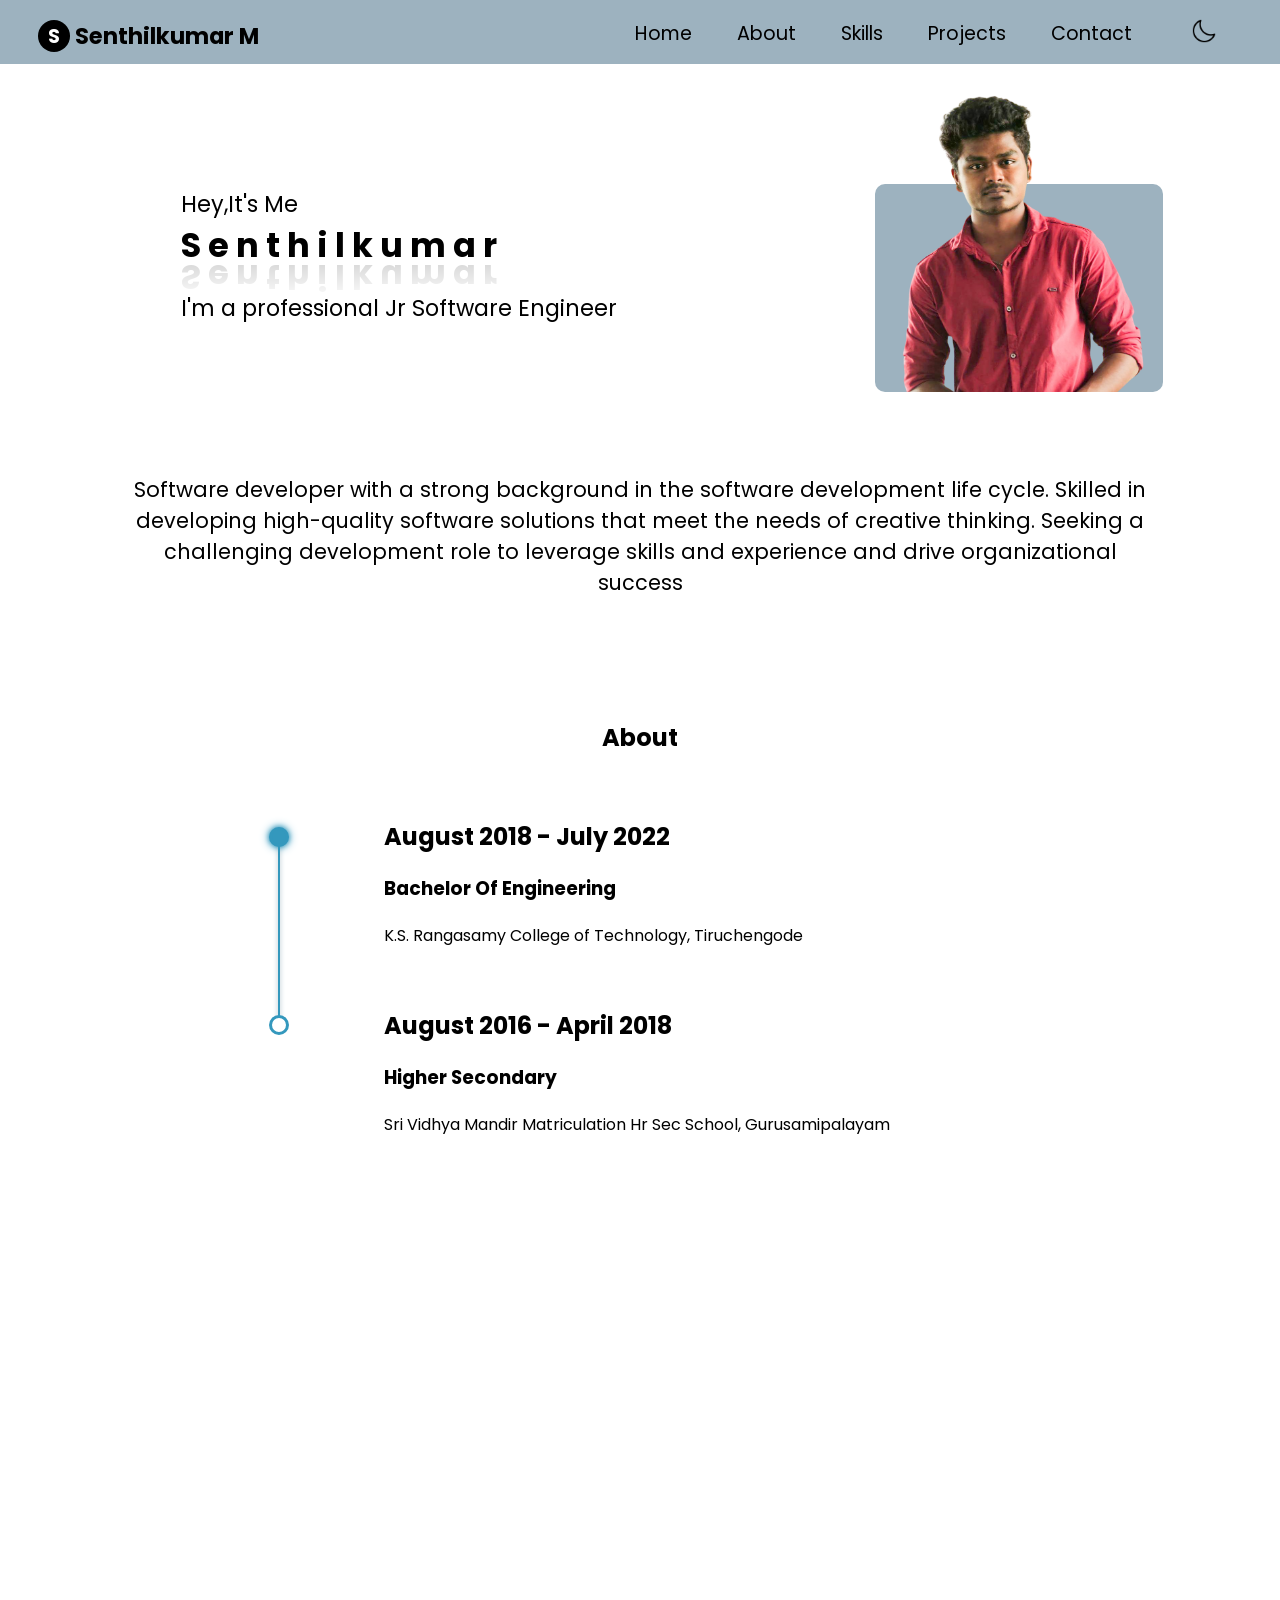
<file: index.html>
<!DOCTYPE html>
<html lang="en">

<head>
    <meta charset="UTF-8">
    <meta http-equiv="X-UA-Compatible" content="IE=edge">
    <meta name="viewport" content="width=device-width, initial-scale=1.0">
    <title>Document</title>
    <link rel="stylesheet" href="style.css">
</head>

<body>
    <div class="container">

        <div id="home"></div>




        <div class="heading">

            <div class="logo section">
                <h4>S</h4>
                <h3>Senthilkumar M</h3>
            </div>

            <div class="heading-title">
                <span class="title">
                    <span style="--title:1">
                        <li><a href="#home">Home</a> </li>
                    </span>
                    <span style="--title:2">
                        <li><a href="#about">About</a> </li>
                    </span>
                    <span style="--title:3">
                        <li><a href="#skill">Skills</a> </li>
                    </span>
                    <span style="--title:4">
                        <li><a href="#project">Projects</a> </li>
                    </span>
                    <span style="--title:5">
                        <li><a href="#contact">Contact</a> </li>
                    </span>
                </span>
                <span class="mode">
                    <span class="light">
                        <img src="./icon/brightness.png" alt="" srcset="">
                    </span>
                    <span class="dark">
                        <img src="./icon/night-mode.png" alt="" srcset="">
                    </span>
                </span>
            </div>
        </div>







        <div class="profile">
            <div class="profile-content">
                <div class="details">
                    <span>Hey,It's Me</span>
                    <h2>
                        <span style="--name-title:1">S</span>
                        <span style="--name-title:2">e</span>
                        <span style="--name-title:3">n</span>
                        <span style="--name-title:4">t</span>
                        <span style="--name-title:5">h</span>
                        <span style="--name-title:6">i</span>
                        <span style="--name-title:7">l</span>
                        <span style="--name-title:8">k</span>
                        <span style="--name-title:9">u</span>
                        <span style="--name-title:10">m</span>
                        <span style="--name-title:11">a</span>
                        <span style="--name-title:12">r</span>

                    </h2>
                    <p>I'm a professional Jr Software Engineer
                    </p>
                </div>
            </div>

            <div class="photo">
                <div class="image">
                </div>
                <div class="background-border"></div>
            </div>
        </div>




        <div class="about section">
            <p>
                Software developer with a strong background in the software development life cycle. Skilled
                in developing high-quality software solutions that meet the needs of creative thinking. Seeking a
                challenging development role to leverage skills and experience and drive organizational success
            </p>
        </div>



        <div class="link-heading section" id="about">
            <h2>About</h2>
        </div>



        <div class="education">
            <div class="education-status-bar-1">
                <div class="progress-container">
                    <div class="progress" id="progress"></div>
                    <div class="circle section"></div>
                    <div class="circle section"></div>
                </div>
            </div>
            <div class="education-status-bar-2">
                <div class="education-1 section">
                    <h2>August 2018 - July 2022</h2>
                    <h3>Bachelor Of Engineering</h3>
                    <span>
                        K.S. Rangasamy College of Technology, Tiruchengode
                    </span>
                </div>
                <div class="education-2 section">
                    <h2>August 2016 - April 2018</h2>
                    <h3>Higher Secondary</h3>
                    <span>
                        Sri Vidhya Mandir Matriculation Hr Sec School, Gurusamipalayam
                    </span>
                </div>
            </div>
        </div>


        <div class="link-heading section" id="experience">
            <h2>Experience</h2>
        </div>


        <div class="experience">

            <div class="experience-1 section">
                <div class="card">
                    <div class="card-front">
                        <h3>Jr.Software Engineer</h3>
                    </div>
                    <div class="card-back">
                        <h3>Cognizant, Chennai</h3>
                        <h4>September 2023 - Present</h4>
                        <p>Currently, I’m actively involved in the development of the Smile application. My
                            responsibilities
                            include configuring APIs for seamless user integration and facilitating GIAM integration
                        </p>
                    </div>
                </div>


            </div>
            <div class="experience-2 section">
                <div class="card">
                    <div class="card-front">
                        <h3>Programmer Analyst Trainee</h3>
                    </div>
                    <div class="card-back">
                        <h3>Cognizant, Chennai</h3>
                        <h4>March 2023 - July 2023</h4>
                        <p>I gained valuable experience working with HPALM, an application at Merck KGaA. In this role,
                            I
                            proficiently utilized SQL queries to extract data from databases and efficiently uploaded
                            test
                            cases
                        </p>
                    </div>
                </div>



            </div>
            <div class="experience-3 section">
                <div class="card">
                    <div class="card-front">
                        <h3>Training</h3>
                    </div>
                    <div class="card-back">
                        <h3> Cognizant, Chennai</h3>
                        <h4>January 2023 - March 2023</h4>
                        <p>I actively developed and deployed various web applications, harnessing my strong grasp of Git
                            and
                            GitHub technologies during my training. I have proven expertise as a skilled web developer
                            with
                            a
                            robust understanding of building dynamic web-based applications
                        </p>
                    </div>
                </div>
            </div>
            <div class="experience-4 section">
                <div class="card">
                    <div class="card-front">
                        <h3>Intern</h3>
                    </div>
                    <div class="card-back">
                        <h3>Cognizant, Chennai</h3>
                        <h4>January 2022 - May 2022</h4>
                        <p>
                            Intern at Cognizant, gaining valuable hands-on experience in web development, including
                            proficiency in HTML, CSS, JavaScript, Spring Boot, and MySQL.
                        </p>
                    </div>
                </div>
            </div>
        </div>


        <div class="link-heading section" id="skill">
            <h2>Skills</h2>
        </div>



        <div class="skill section">

            <span class="html">
                <img src="./Image/html.png" alt="">
                <span>HTML</span>
            </span>
            <span class="css">
                <img src="./Image/css-3.png" alt="">
                <span>CSS</span>
            </span>
            <span class="javascript">
                <img src="./Image/java-script.png" alt="">
                <span>JAVASCRIPT</span>
            </span>
            <span class="java">
                <img src="./Image/java.png" alt="">
                <span>JAVA</span>
            </span>
            <span class="springboot">
                <img src="./Image/springboot.png" alt="">
                <span>SPRING BOOT</span>
            </span>
            <span class="mysql">
                <img src="./Image/mysql.png" alt="">
                <span>MYSQL</span>
            </span>
        </div>


        <div class="link-heading section" id="project">
            <h2>Projects</h2>
        </div>




        <div class="project section">

            <div class="project-1" style="--project:1">
                <a href="https://senthilkumar909542.github.io/Calculator/">
                    <span></span>
                    <h3>Calculator</h3>
                </a>
            </div>

            <div class="project-2" style="--project:2">
                <a href="https://senthilkumar909542.github.io/Tic-Tac-Toe/">
                    <span></span>
                    <h3>Tic Tac Toe</h3>
                </a>
            </div>
            <div class="project-3" style="--project:3">
                <a href="https://senthilkumar909542.github.io/Simon-Game/">
                    <span>

                    </span>
                    <h3>Simon</h3>
                </a>
            </div>
            <div class="project-4" style="--project:3">
                <a href="https://senthilkumar909542.github.io/Sudoku/">
                    <span></span>
                    <h3>Sudoku</h3>
                </a>
            </div>
            <div class="project-5" style="--project:3.5">
                <a href="https://senthilkumar909542.github.io/font-editor/">
                    <span></span>
                    <h3>Font Editor</h3>
                </a>
            </div>
            <div class="project-6 section" style="--project:4">
                <a href="https://senthilkumar909542.github.io/online-code-editor-html/">
                    <span></span>
                    <h3>Online Complier</h3>
                </a>
            </div>
        </div>





        <div class="contact">

            <div class="link-heading section" id="contact">
                <h2>Contact</h2>
            </div>

            <div>
                <div class="contact-details section">
                    <div>
                        <img src="./icon/github.png" alt="">
                        <a href="https://github.com/senthilkumar909542">GitHub</a>
                    </div>
                    <div>
                        <img src="./icon/linkedin.png" alt="">

                        <a href="https://www.linkedin.com/in/senthilkumar-eatsleepcodinglloop/">Linkedin</a>
                    </div>
                    <div>
                        <img src="./icon/email.png" alt="" srcset="">
                        <a href="mailto:senthilkumar@gmail.com">senthilkumar@gmail.com</a>
                    </div>
                    <div>
                        <img src="./icon/instagram.png" alt="">
                        <a href="https://www.instagram.com/senthil_9095">senthil_9095</a>
                    </div>
                    <div>
                        <img src="./icon/phone.png" alt="">
                        <a href="#">+91-7826007146</a>
                    </div>
                </div>
            </div>
        </div>
    </div>

    <script src="./index.js"></script>

</body>

</html>
</file>
<file: style.css>
@import url("https://fonts.googleapis.com/css2?family=Croissant+One&family=Dosis&family=Poppins:wght@500&family=Ubuntu&display=swap");
* {
  margin: 0;
  padding: 0;
  box-sizing: border-box;
  font-family: "Poppins", sans-serif;
  list-style: none;
  text-decoration: none;
  color: black;
}

:root {
  --scroll: 0;
  --font-size-heading-title: 1.2rem;
  --background-color-heading: #9db2bf;
  --font-size-profile-content: 1.4rem;
  --background-color-profile-pic: #9db2bf;
  --name-title-color: #9db2bf;
  --font-size-about-content: 1.3rem;

  --dark-primary:#FE7240;
  --dark-secondary: #FFC529;
  --dark-dark-grey: #272D2F;
  --dark-dark-white: #D7D7D7;

}

.container {
  position: relative;
  display: inline-block;
}

/* Links */
.link-heading {
  position: relative;
  text-align: center;
  padding: 4rem;
}

.link-heading.section#about > h2,
.link-heading.section#skill > h2,
.link-heading.section#project > h2,
.link-heading.section#experience > h2 {
  transform: translateY(100%);
  opacity: 0;
  transition: 2s all ease;
}
.link-heading.section.active#about > h2,
.link-heading.section.active#skill > h2,
.link-heading.section.active#project > h2,
.link-heading.section.active#experience > h2 {
  opacity: 1;
  transform: translateY(0%);
}

/* Heading */

.heading {
  position: sticky;
  display: block;
  top: 0;
  height: 4rem;
  font-size: var(--font-size-heading-title);
  background-color: var(--background-color-heading);
  z-index: 1;
}



.heading .logo,
.heading-title > .title,
.heading-title > .mode > span {
  position: absolute;
  top: 30%;
}

.logo,
.logo > h4 {
  display: flex;
  justify-content: center;
  align-items: center;
}

.logo > h4 {
  height: 2rem;
  width: 2rem;
  color: white;
  border-radius: 50%;
  background-color: black;
  margin-right: 5px;
}

.heading .logo {
  animation: logo-moment 2s normal;
  left: 3%;
}

@keyframes logo-moment {
  0% {
    opacity: 0;
    transform: translateX(-100%);
  }
  100% {
    opacity: 2;
    transform: translateX(0);
  }
}

.heading-title > span {
  cursor: pointer;
}

.heading-title > .title {
  right: 10%;
}
.heading-title > .title > span {
  margin: 0px 20px;
}
.title span {
  display: inline-block;
  animation: title-moment 1.5s normal;
  animation-delay: calc(0.1s * var(--title));
}

@keyframes title-moment {
  0% {
    opacity: 0;
    transform: translateY(-100%);
  }
  100% {
    opacity: 2;
    transform: translateY(0%);
  }
}

.mode span > img {
  width: 1.5rem;
  height: 1.5rem;
}
.mode > span {
  position: absolute;
  right: 5%;
  animation: mode-moment 5s normal;
}
.mode > .light{
  visibility: hidden;
}

@keyframes mode-moment {
  0% {
    opacity: 0;
  }
  100% {
    opacity: 1;
  }
}

/* home */
#home {
  position: absolute;
  z-index: 1;
  top: 0;
}

/* Profile */

.profile {
  position: relative;
  display: flex;
  justify-content: space-evenly;
  align-items: center;
  width: 100%;
  height: 22rem;
}

.profile > .profile-content {
  font-size: var(--font-size-profile-content);
  height: 22rem;
  width: 50%;
  padding-left: 4rem;
}

/*  H2 P */
.profile-content > .details {
  position: relative;
  top: 35%;
}
.profile-content > .details > h2,
.profile-content > .details > p {
  transition: 1s all ease;
  animation: profile-content 3s normal;
}

@keyframes profile-content {
  0% {
    opacity: 0;
    transform: translateY(150px);
  }
  100% {
    opacity: 1;
    transform: translateY(0px);
  }
}

/* Span */
.profile-content > .details > span {
  position: relative;
  animation: profile-content-span 4s normal;
  transition: 2s all ease;
}

@keyframes profile-content-span {
  to {
    opacity: 1;
    transform: translateY(0px);
  }
  from {
    opacity: 0;
    transform: translateY(150px);
  }
}

/* Name title */

.profile-content > .details > h2 {
  position: relative;
  margin-bottom: 20px;
  -webkit-box-reflect: below -20px linear-gradient(transparent, rgba(0, 0, 0, 0.2));
}

.profile-content > .details > h2 > span {
  position: relative;
  display: inline-block;
  animation: wave 2s infinite;
  animation-delay: calc(0.1s * var(--name-title));
}

@keyframes wave {
  0%,
  40%,
  100% {
    color: black;
  }
  20% {
    color: cadetblue;
  }
}

/* Photo */
.photo {
  position: relative;
}
.photo > .image {
  background-image: url("./Image/IMG_20231101_100531_423-removebg.png");
  background-repeat: no-repeat;
  background-size: cover;
  background-position-y: -1rem;
  background-position-x: -1rem;
  height: 19rem;
  width: 18rem;
}

.background-border {
  position: absolute;
  height: 13rem;
  width: 18rem;
  background-color: var(--background-color-profile-pic);
  bottom: 0%;
  z-index: -1;
  border-radius: 10px;
  filter: blur(0px);
  animation-name: border-border-animation;
  animation-duration: 2s;
  /* animation-delay: 1s; */
}

@keyframes border-border-animation {
  0% {
    opacity: 0.1;
    filter: blur(6px);
  }
  20% {
    opacity: 0.2;
    filter: blur(4px);
  }
  80% {
    opacity: 0.8;
    filter: blur(2px);
  }
  100% {
    opacity: 1;
    filter: blur(0px);
  }
}

/* About */

.education-heading {
  display: inline-block;
}
.about > p {
  width: 80%;
}
.about {
  display: flex;
  justify-content: center;
  align-items: center;
  text-align: center;
  height: 15rem;
  width: 100%;
  font-size: 1.3rem;
  position: relative;
  transition: 3s all ease;
  animation: about-moment 3s normal;
}

@keyframes about-moment {
  0% {
    opacity: 0;
    transform: translateY(150px);
  }
  100% {
    opacity: 1;
    transform: translateY(0px);
  }
}

/* education */

.education {
  position: relative;
  display: flex;
  height: 24rem;
}
/* Bar - 1  */
/* Progress */
.education-status-bar-1 {
  display: flex;
  text-align: center;
  justify-content: flex-start;
  margin-top: 8px;
  height: 13rem;
  width: 30%;
}
.education-status-bar-1 > .progress-container {
  display: flex;
  flex-direction: column;
  justify-content: space-between;
  align-items: center;
  position: relative;
  top: 0%;
  left: 70%;
}
.progress-container::before {
  content: "";
  background-color: #e0e0e0;
  position: absolute;
  top: 2%;
  width: 5%;
  height: 200px;
  z-index: -1;
}
.progress {
  position: absolute;
  top: 2%;
  width: 2px;
  height: 4px;
  z-index: -1;
  transition: 4s ease;
  box-shadow: 0 0 5px #9db2bf;
}

.progress {
  background-color: #3498bd;
}

.circle {
  display: flex;
  justify-content: center;
  align-items: center;
  background-color: #fff;
  height: 20px;
  width: 20px;
  border-radius: 50%;
  border: 3px solid #3498bd;
  transition: 4s ease;
}

.circle.active {
  border-color: #3498bd;
  background-color: #3498bd;
  box-shadow: 0 0 5px #3498bd, 0 0 10px #3498bd;
}

/* Bar - 2  */

.education-status-bar-2 {
  width: 60%;
}
.education-status-bar-2 > .education-1 {
  margin-bottom: 60px;
}

.education-status-bar-2 .education-1 > h3,
.education-status-bar-2 .education-1 > span,
.education-status-bar-2 .education-2 > h3,
.education-status-bar-2 .education-1 > span {
  padding: 20px 0px;
}
.education-status-bar-2 {
  overflow: hidden;
}
.education-status-bar-2 > .education-1,
.education-status-bar-2 > .education-2 {
  position: relative;
  transform: translateX(10%);
  opacity: 0;
}
.education-status-bar-2 > .education-1 {
  transition: 2s all ease;
}

.education-2 {
  transition: 3s all ease;
}

.education-1.active {
  transform: translateX(0);
  opacity: 1;
}

.education-1.active + .education-2 {
  transform: translateX(0);
  opacity: 1;
}

/* Experience */

.experience {
  position: relative;
  display: grid;
  grid-template-columns: auto auto;
  grid-template-rows: auto auto;
  height: 45rem;
  overflow: hidden;
}
.experience > div {
  display: flex;
  align-items: center;
  position: relative;
  transition: 2s ease;
}

.experience-1,
.experience-3 {
  justify-content: flex-end;
}

.experience-1.section,
.experience-3.section {
  transform: translateX(-100%);
}
.experience-2.section,
.experience-4.section {
  transform: translateX(100%);
}
.experience-1.section.active,
.experience-3.section.active {
  transform: translateX(-5%);
}
.experience-2.section.active,
.experience-4.section.active {
  transform: translateX(5%);
}

.card {
  position: absolute;
  height: 90%;
  width: 70%;
  border-radius: 20px;
}

.card-front,
.card-back {
  display: flex;
  align-items: center;
  position: absolute;
  width: 100%;
  height: 100%;
  top: 0;
  left: 0;
  border: 1px solid black;
  transition: 0.5s;
  color: black;
  border-radius: 20px;
  background: linear-gradient(-45deg, #9db2bf, #23a6d5, #23d5ab);
  background-size: 400% 400%;
  backface-visibility: hidden;
  animation: gradient 3s ease infinite;
}

@keyframes gradient {
  0% {
    background-position: 0% 50%;
  }
  50% {
    background-position: 100% 50%;
  }
  100% {
    background-position: 0% 50%;
  }
}

.card-front {
  justify-content: center;
  transform: rotateX(0deg);
}

.card-back {
  flex-direction: column;
  transform: rotateX(180deg);
}

.card-back > h3,
.card-back > h4 {
  margin: 10px;
}
.card-back > p {
  padding: 20px;
}
.card-back > p {
  text-align: justify;
}

/* Experience 1  Experience  2 */

.experience-1 .card:hover .card-front,
.experience-2 .card:hover .card-front {
  transform: rotateX(-180deg);
}
.experience-1 .card:hover .card-back,
.experience-2 .card:hover .card-back {
  transform: rotateX(0deg);
}

/* Experience  3  Experience  4 */

.experience-3 .card:hover .card-front,
.experience-4 .card:hover .card-front {
  transform: rotateY(-180deg);
}
.experience-3 .card:hover .card-back,
.experience-4 .card:hover .card-back {
  transform: rotateY(0deg);
}

/* Skill */

.skill {
  display: flex;
  width: 100%;
  justify-content: center;
  align-items: center;
  position: relative;
  height: 10rem;
}
.skill > .springboot > img {
  height: 80px;
  width: 60px;
  z-index: 1;
}
.skill > .mysql > img {
  height: 60px;
  width: 60px;
}

.skill > span {
  position: relative;
  display: flex;
  justify-content: space-evenly;
  flex-direction: column;
  align-items: center;
  height: 140px;
  width: 120px;
  border: 1px solid black;
  margin: 20px;
  border-radius: 10px;
  text-align: center;
}
.skill span img {
  width: 50px;
  height: 50px;
}
.skill > span:nth-child(even) {
  transform: translateX(-150px);
  transition: transform 3s ease;
  opacity: 0;
}
.skill > span:nth-child(odd) {
  transform: translateX(150px);
  transition: transform 3s ease;
  opacity: 0;
}

.skill.active > span:nth-child(even),
.skill.active > span:nth-child(odd) {
  transform: translateX(0);
  opacity: 1;
}

.skill > span:hover {
  transition: 0.5s ease;
  background-color: rgb(227, 224, 224);
}

/* project */
.project {
  display: grid;
  grid-template-columns: auto auto auto;
  grid-template-rows: auto auto;
  align-items: center;
  justify-content: center;
  gap: 50px;
  height: 30rem;
  overflow: hidden;
}
.project > div {
  position: relative;
  display: flex;
  justify-content: center;
  height: 10rem;
  width: 10rem;
  border: 1px solid black;
  border-radius: 10px;
  transition: calc(1s * var(--project)) ease;
  transform: translateX(100%);
  opacity: 0;
}

.project > div:hover {
  background-color: #e0e0e0;
}
.project.section.active > div {
  transform: translateX(0%);
  opacity: 1;
}

.project > div > a {
  display: flex;
  flex-direction: column;
  justify-content: space-evenly;
  align-items: center;
}
.project > div > a > span {
  display: inline-block;
  height: 5rem;
  width: 5rem;
  background-repeat: no-repeat;
  background-position: center;
  background-size: cover;
}
.project-1 > a > span {
  background-image: url("./Image/calculator.png");
}
.project-2 > a > span {
  background-image: url("./Image/tic-tac-toe-icon-illustration-free-vector\ \(1\).jpg");
}
.project-3 > a > span {
  background-image: url("./Image/simon.jpg");
}
.project-4 > a > span {
  background-image: url("./Image/sudoku.png");
}
.project-5 > a > span {
  background-image: url("./Image/font-editor.jpg");
}
.project-6 > a > span {
  background-image: url("/Image/online editor.jpg");
}

/* Contact */

.contact {
  display: flex;
  justify-content: space-evenly;
  align-items: center;
  height: 16rem;
  width: 100%;
  font-size: 1.2rem;
  overflow: hidden;
}
.contact-details > div {
  display: flex;
  flex-direction: row;
  align-items: center;
  width: 30rem;
}

.contact-details > div > img {
  margin-right: 20px;
  height: 1.2rem;
  width: 1.2rem;
}
.contact-details > div > img,
.contact-details > div > a {
  margin-bottom: 10px;
}

.contact-details > div > a:hover {
  text-decoration: underline;
}
.contact-details > div > a:active {
  color: rgb(45, 45, 45);
}
.contact > .link-heading.section {
  transition: 3s all ease;
  transform: translateX(-100%);
  opacity: 0;
}
.contact > .link-heading.section.active {
  transform: translateX(0%);
  opacity: 1;
}

.contact-details.section {
  transition: 3s all ease;
  transform: translateX(100%);
  opacity: 0;
}
.contact-details.section.active {
  transform: translateX(0%);
  opacity: 1;
}
</file>
